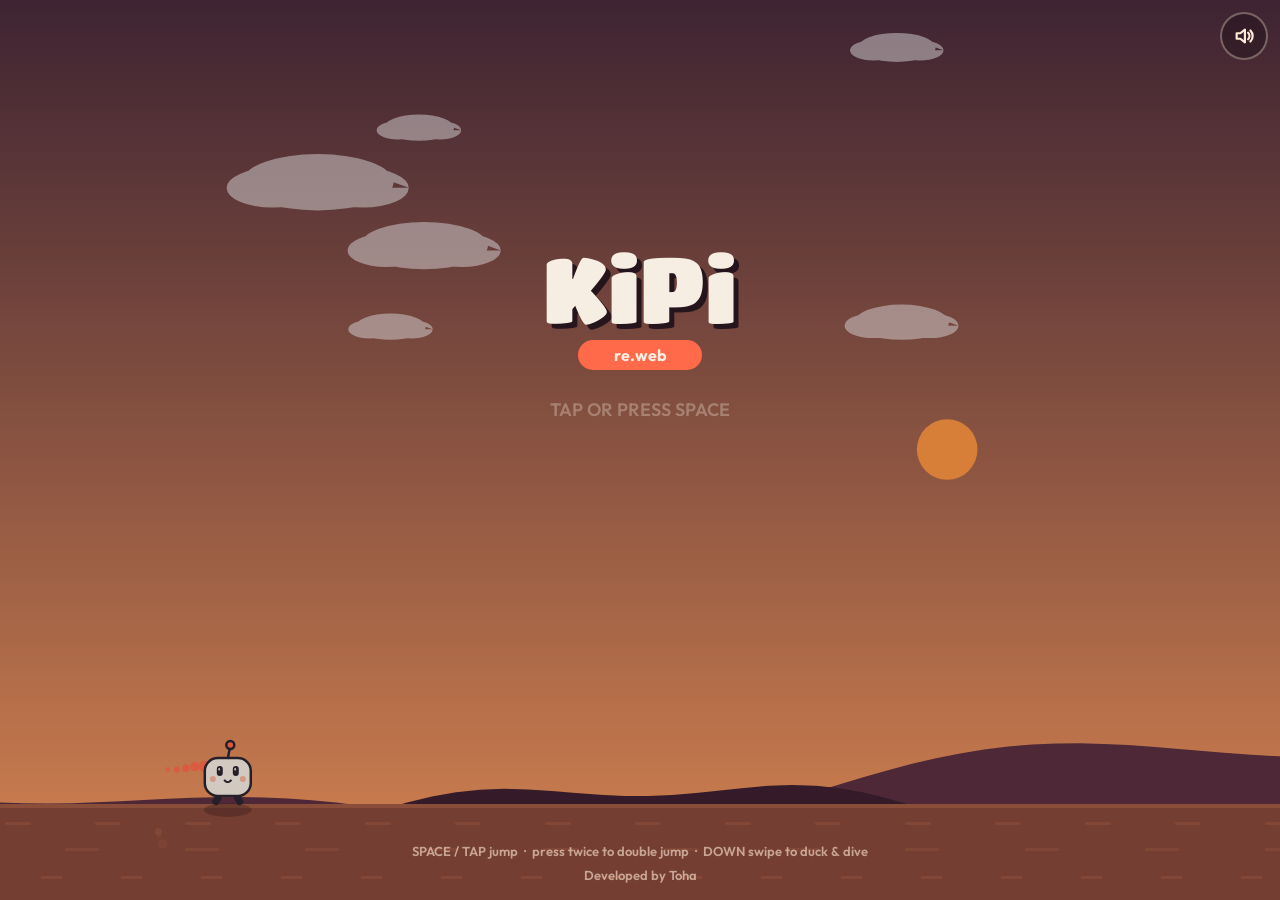
<file: index.html>
<!DOCTYPE html>
<html lang="en">
<head>
  <meta charset="UTF-8"/>
  <meta name="viewport" content="width=device-width, initial-scale=1, maximum-scale=1, user-scalable=no"/>
  <meta name="screen-orientation" content="landscape"/>
  <title>KiPi re.web</title>
  <link rel="preconnect" href="https://fonts.googleapis.com">
  <link href="https://fonts.googleapis.com/css2?family=Titan+One&family=Outfit:wght@400;600;700&display=swap" rel="stylesheet">

</head>
<body>
<canvas id="gameCanvas"></canvas>

<div id="hudButtons">
  <div class="iconBtn" id="btnPause" style="display:none" title="Pause (P)">
    <svg viewBox="0 0 24 24" id="icoPause"><path d="M9 5v14M15 5v14"/></svg>
    <svg viewBox="0 0 24 24" id="icoResume" style="display:none"><path d="M8 5l11 7-11 7z"/></svg>
  </div>
  <div class="iconBtn" id="btnAudio" title="Sound (M)">
    <svg viewBox="0 0 24 24" id="icoSoundOn"><path d="M4 9v6h4l5 4V5L8 9H4z"/><path d="M16.5 8.5a5 5 0 0 1 0 7M19 6a8.5 8.5 0 0 1 0 12"/></svg>
    <svg viewBox="0 0 24 24" id="icoSoundOff" style="display:none"><path d="M4 9v6h4l5 4V5L8 9H4z"/><path d="M17 9l5 6M22 9l-5 6"/></svg>
  </div>
</div>

<div id="rotateNotice">Rotate your device to landscape to play.</div>
    <link rel="stylesheet" href="main.css">
    <script src="script.js"></script>
</body>
</html>
</file>
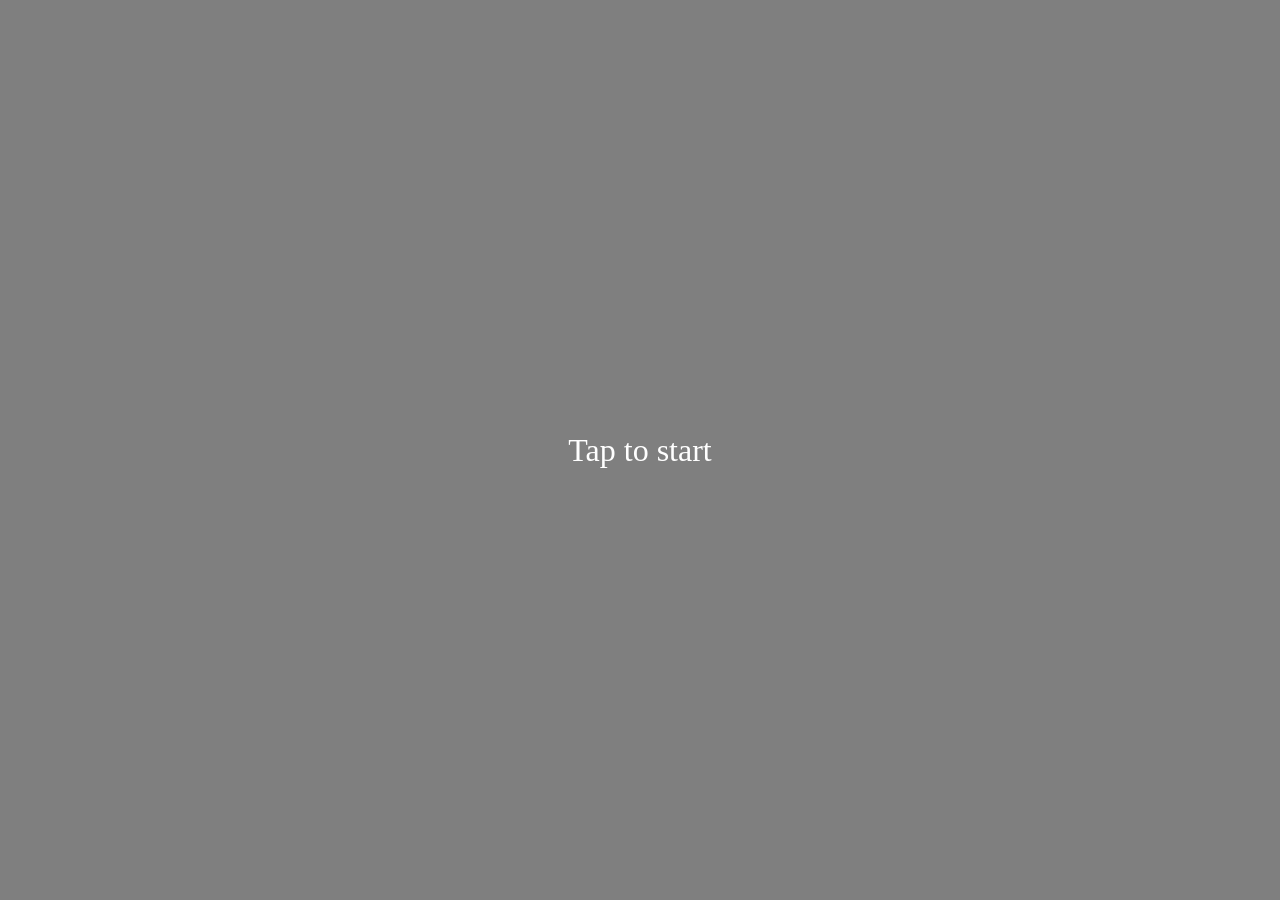
<file: v2/index.html>
<!DOCTYPE html>
<html lang="en">
<head>
  <meta charset="UTF-8" />
  <meta 
    name="viewport"
    content="width=device-width, initial-scale=1, maximum-scale=1, user-scalable=no"
  />
  <meta name="screen-orientation" content="landscape" />
  <title>KiPi re.web</title>

</head>
<body>
  <canvas id="gameCanvas"></canvas>
  <audio id="bgMusic" src="engine.mp3" loop preload="auto"></audio>

  <div class="overlay" onclick="startGame()" ontouchstart="startGame()">
    Tap to start
  </div>

  <div id="rotateNotice">
    Please rotate your device to landscape mode to play the game.
  </div>
    <link rel="stylesheet" href="main.css">
    <script src="script.js"></script>
</body>
</html>
</file>
<file: main.css>
html, body { margin: 0; height: 100%; overflow: hidden; background: #140d13; }
    canvas { display: block; touch-action: none; }

    #hudButtons { position: fixed; top: 12px; right: 12px; display: flex; gap: 10px; z-index: 20; }
    .iconBtn {
      width: 44px; height: 44px; border-radius: 50%;
      border: 2px solid rgba(255,233,214,.35);
      background: rgba(20,12,18,.35); color: #ffe9d6;
      display: flex; align-items: center; justify-content: center;
      cursor: pointer; -webkit-tap-highlight-color: transparent; backdrop-filter: blur(4px);
    }
    .iconBtn:active { transform: scale(.92); }
    .iconBtn svg { width: 22px; height: 22px; fill: none; stroke: currentColor; stroke-width: 2.4; stroke-linecap: round; stroke-linejoin: round; }

    #rotateNotice {
      position: fixed; inset: 0; background: #140d13; color: #ffe9d6;
      display: none; align-items: center; justify-content: center; text-align: center;
      padding: 1.5rem; font-family: Outfit, sans-serif; font-size: clamp(16px, 3.5vw, 26px); z-index: 30;
    }
    @media screen and (orientation: portrait) { #rotateNotice { display: flex; } }
</file>
<file: v2/main.css>
<style>
    /* Reset margins and disable scrolling */
    body {
      margin: 0;
      overflow: hidden;
    }

    /* Full‐screen canvas */
    canvas {
      display: block;
      touch-action: none;
    }

    /* Start overlay shown before game begins */
    .overlay {
      position: absolute;
      top: 0; 
      left: 0;
      width: 100%; 
      height: 100%;
      background: rgba(0, 0, 0, 0.5);
      color: white;
      display: flex;
      align-items: center;
      justify-content: center;
      font-size: 2rem;
      cursor: pointer;
      z-index: 10;
      user-select: none;
    }

    /* Landscape‐only rotate notice hidden by default */
    #rotateNotice {
      position: absolute;
      top: 0; 
      left: 0;
      width: 100%; 
      height: 100%;
      background: rgba(0, 0, 0, 0.85);
      color: white;
      align-items: center;
      justify-content: center;
      text-align: center;
      padding: 1rem;
      font-size: calc(16px + 2vw);
      line-height: 1.2;
      z-index: 20;
      display: none;
    }

    /* Portrait mode: show rotate notice, hide start overlay */
    @media screen and (orientation: portrait) {
      #rotateNotice {
        display: flex;
      }
      .overlay {
        display: none !important;
      }
    }
  </style>
</file>
